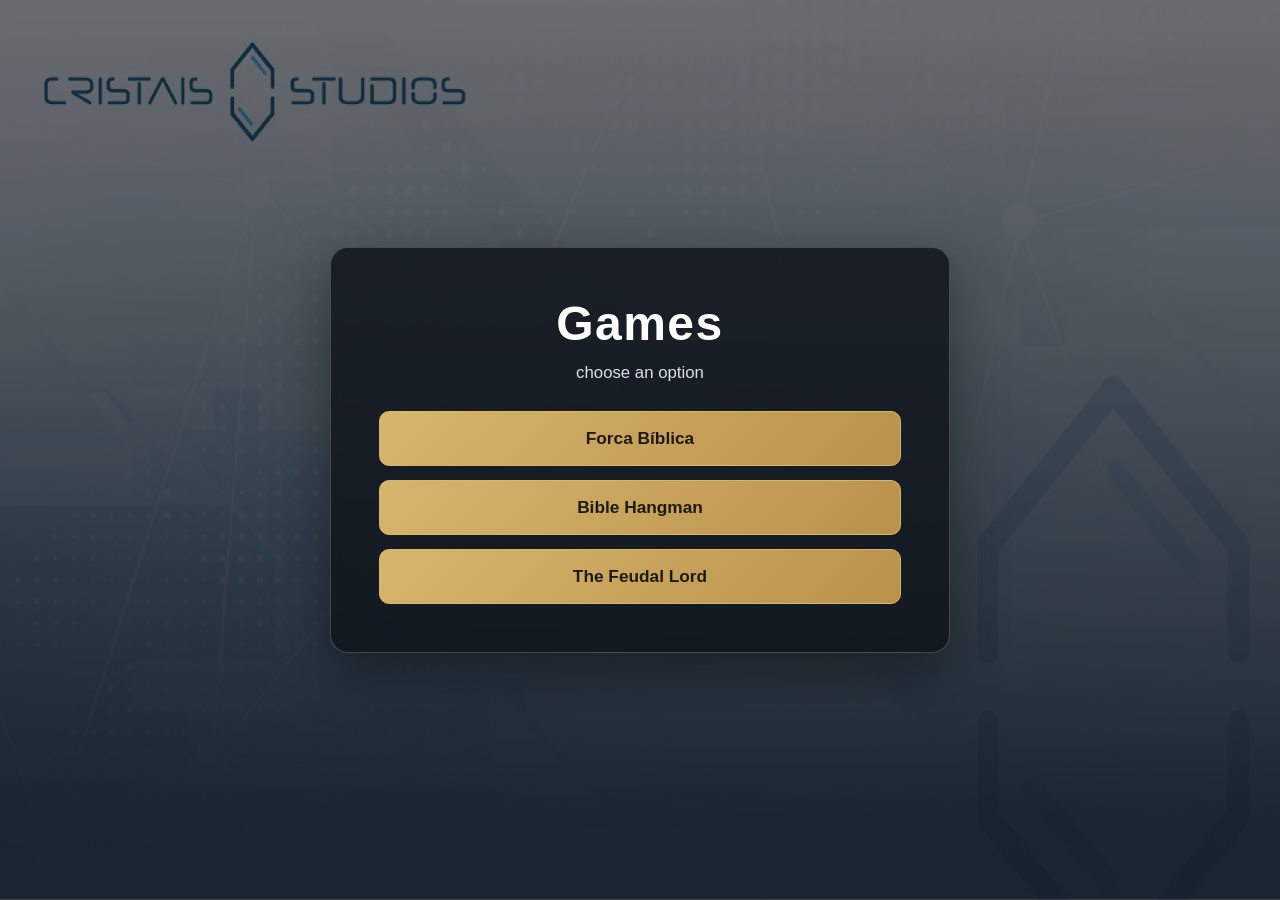
<file: index.html>
<!DOCTYPE html>
<html lang="pt-BR">
<head>
  <meta charset="UTF-8">
  <meta name="viewport" content="width=device-width, initial-scale=1.0">
  <title>Cristais Studios</title>
  <link rel="stylesheet" href="style.css">
</head>
<body class="home">
  <main class="menu-container">
    <h1>Games</h1>
    <p class="subtitle">choose an option</p>
    <nav class="menu" aria-label="Menu principal">
      <a href="forca-biblica.html">Forca Bíblica</a>
      <a href="bible-hangman.html">Bible Hangman</a>
      <a href="the-feudal-lord.html">The Feudal Lord</a>
    </nav>
  </main>
</body>
</html>
</file>
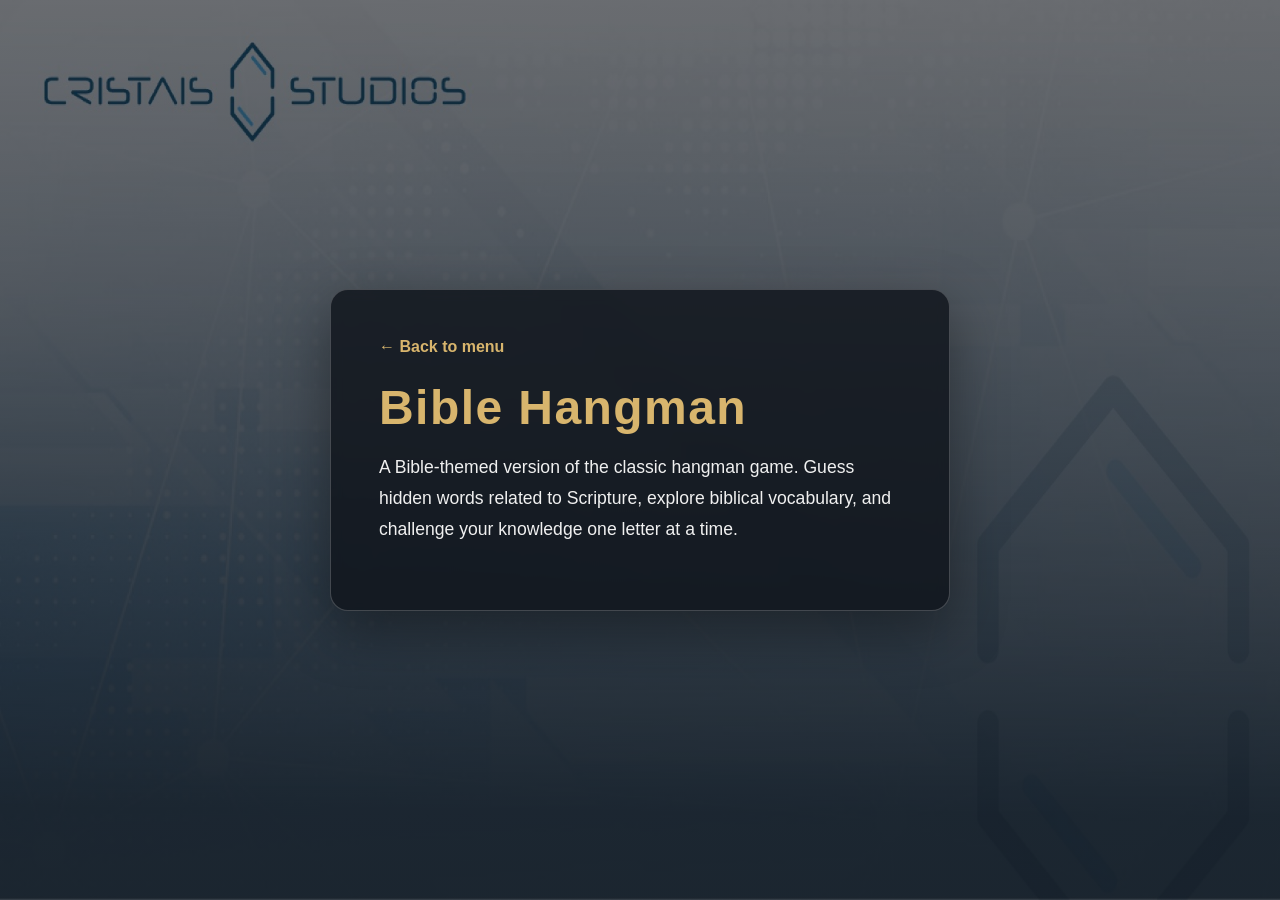
<file: bible-hangman.html>
<!DOCTYPE html>
<html lang="en">
<head>
  <meta charset="UTF-8">
  <meta name="viewport" content="width=device-width, initial-scale=1.0">
  <title>Bible Hangman</title>
  <link rel="stylesheet" href="style.css">
</head>
<body>
  <main class="content-card">
    <a class="back-link" href="index.html">← Back to menu</a>
    <h1>Bible Hangman</h1>
    <p>A Bible-themed version of the classic hangman game. Guess hidden words related to Scripture, explore biblical vocabulary, and challenge your knowledge one letter at a time.</p>
  </main>
</body>
</html>
</file>
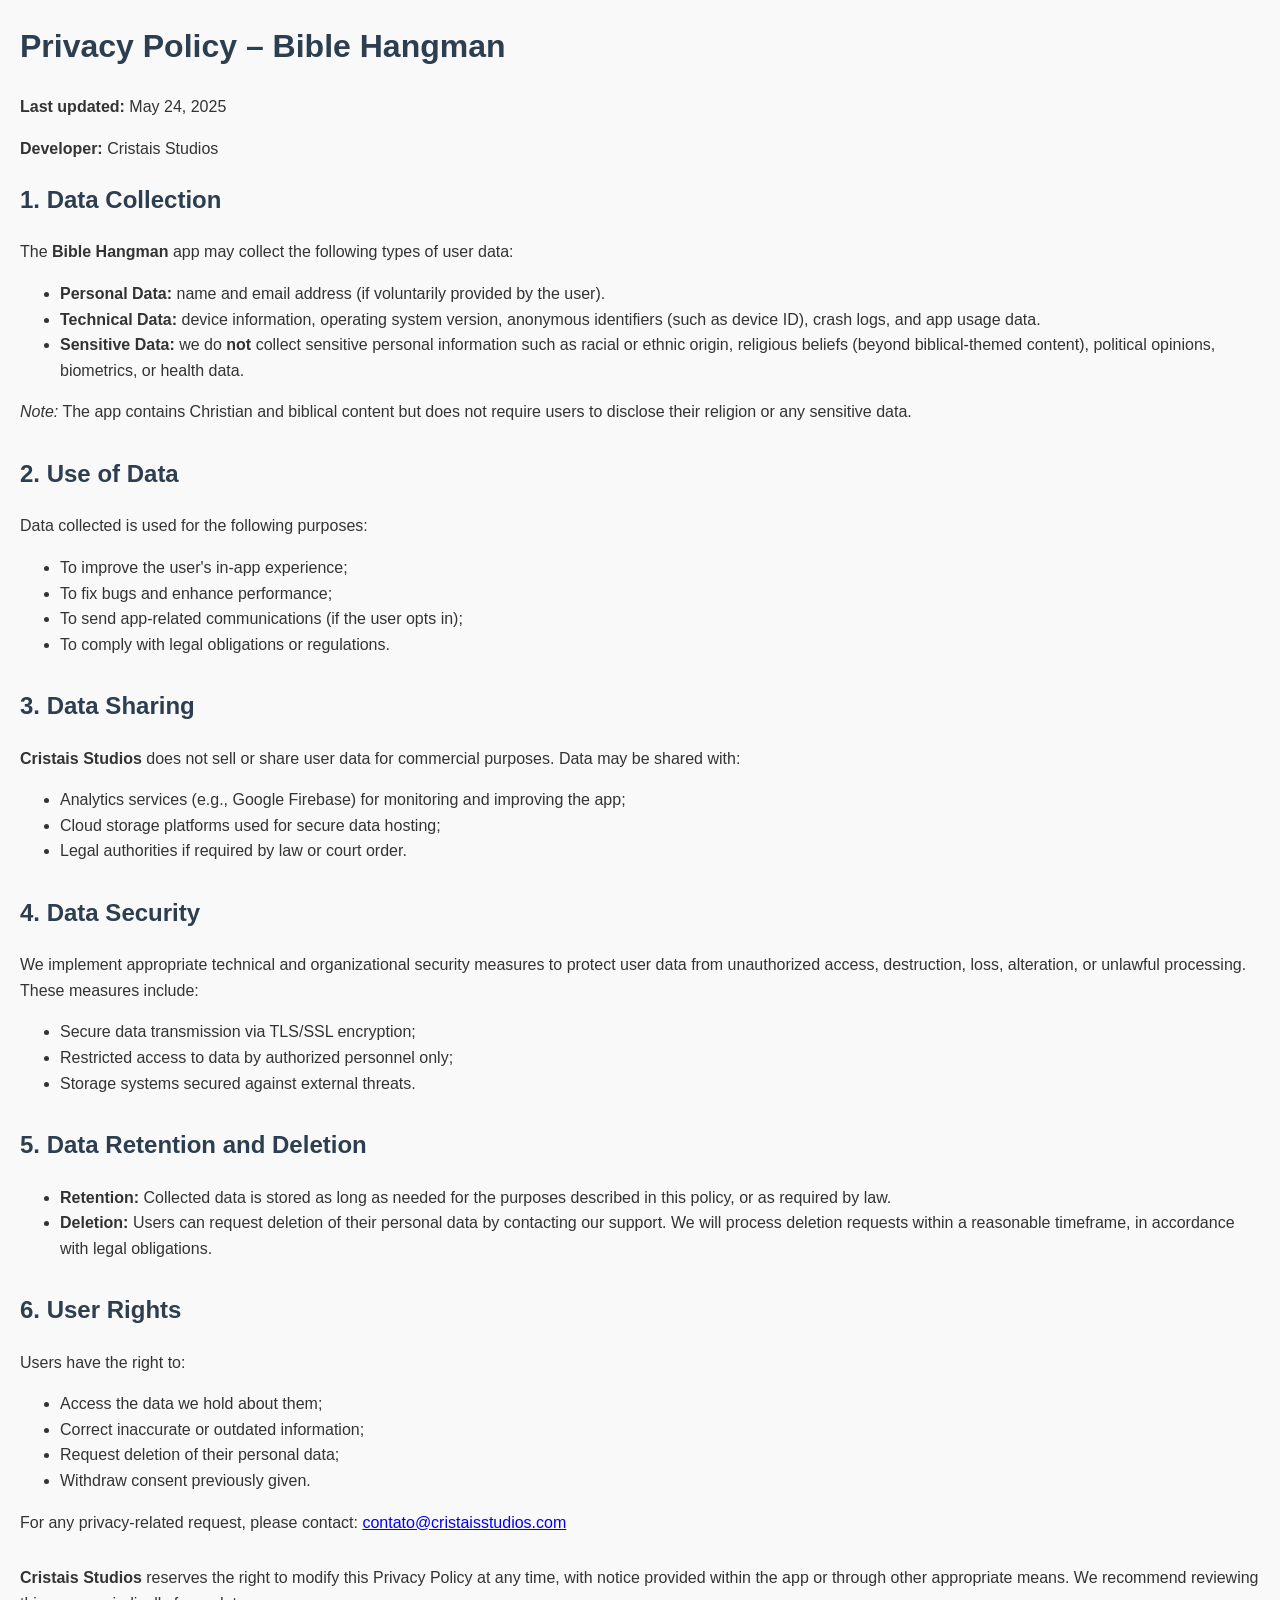
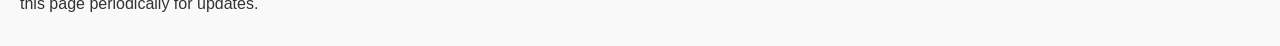
<file: BibleHangman-privacidade.html>
<!DOCTYPE html>
<html lang="en">
<head>
  <meta charset="UTF-8">
  <meta name="viewport" content="width=device-width, initial-scale=1.0">
  <title>Privacy Policy – Bible Hangman</title>
  <style>
    body {
      font-family: Arial, sans-serif;
      line-height: 1.6;
      margin: 20px;
      background-color: #f9f9f9;
      color: #333;
    }
    h1, h2 {
      color: #2c3e50;
    }
    section {
      margin-bottom: 30px;
    }
  </style>
</head>
<body>

  <h1>Privacy Policy – Bible Hangman</h1>
  <p><strong>Last updated:</strong> May 24, 2025</p>
  <p><strong>Developer:</strong> Cristais Studios</p>

  <section>
    <h2>1. Data Collection</h2>
    <p>The <strong>Bible Hangman</strong> app may collect the following types of user data:</p>
    <ul>
      <li><strong>Personal Data:</strong> name and email address (if voluntarily provided by the user).</li>
      <li><strong>Technical Data:</strong> device information, operating system version, anonymous identifiers (such as device ID), crash logs, and app usage data.</li>
      <li><strong>Sensitive Data:</strong> we do <strong>not</strong> collect sensitive personal information such as racial or ethnic origin, religious beliefs (beyond biblical-themed content), political opinions, biometrics, or health data.</li>
    </ul>
    <p><em>Note:</em> The app contains Christian and biblical content but does not require users to disclose their religion or any sensitive data.</p>
  </section>

  <section>
    <h2>2. Use of Data</h2>
    <p>Data collected is used for the following purposes:</p>
    <ul>
      <li>To improve the user's in-app experience;</li>
      <li>To fix bugs and enhance performance;</li>
      <li>To send app-related communications (if the user opts in);</li>
      <li>To comply with legal obligations or regulations.</li>
    </ul>
  </section>

  <section>
    <h2>3. Data Sharing</h2>
    <p><strong>Cristais Studios</strong> does not sell or share user data for commercial purposes. Data may be shared with:</p>
    <ul>
      <li>Analytics services (e.g., Google Firebase) for monitoring and improving the app;</li>
      <li>Cloud storage platforms used for secure data hosting;</li>
      <li>Legal authorities if required by law or court order.</li>
    </ul>
  </section>

  <section>
    <h2>4. Data Security</h2>
    <p>We implement appropriate technical and organizational security measures to protect user data from unauthorized access, destruction, loss, alteration, or unlawful processing. These measures include:</p>
    <ul>
      <li>Secure data transmission via TLS/SSL encryption;</li>
      <li>Restricted access to data by authorized personnel only;</li>
      <li>Storage systems secured against external threats.</li>
    </ul>
  </section>

  <section>
    <h2>5. Data Retention and Deletion</h2>
    <ul>
      <li><strong>Retention:</strong> Collected data is stored as long as needed for the purposes described in this policy, or as required by law.</li>
      <li><strong>Deletion:</strong> Users can request deletion of their personal data by contacting our support. We will process deletion requests within a reasonable timeframe, in accordance with legal obligations.</li>
    </ul>
  </section>

  <section>
    <h2>6. User Rights</h2>
    <p>Users have the right to:</p>
    <ul>
      <li>Access the data we hold about them;</li>
      <li>Correct inaccurate or outdated information;</li>
      <li>Request deletion of their personal data;</li>
      <li>Withdraw consent previously given.</li>
    </ul>
    <p>For any privacy-related request, please contact: <a href="mailto:contato@cristaisstudios.com">contato@cristaisstudios.com</a></p>
  </section>

  <section>
    <p><strong>Cristais Studios</strong> reserves the right to modify this Privacy Policy at any time, with notice provided within the app or through other appropriate means. We recommend reviewing this page periodically for updates.</p>
  </section>

</body>
</html>
</file>
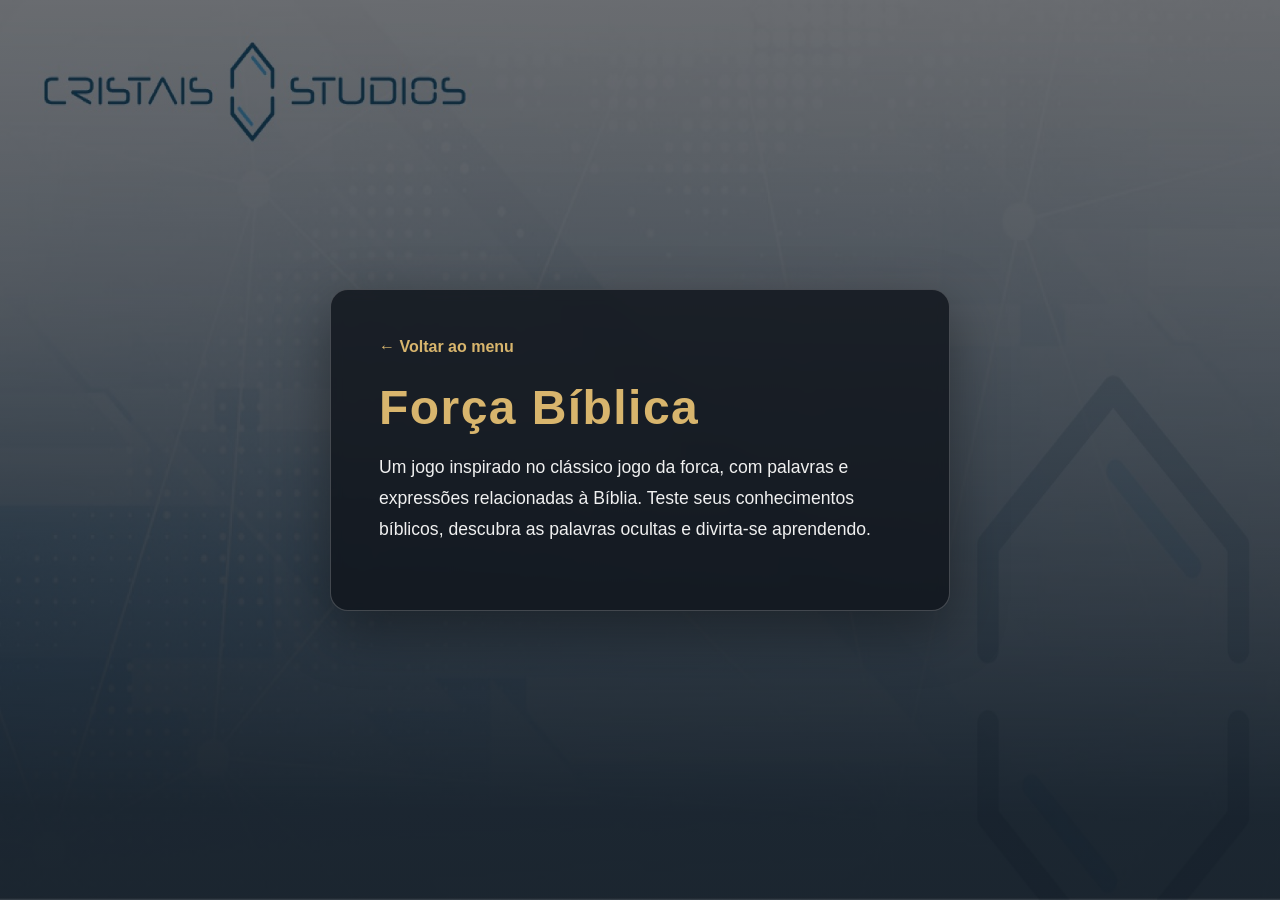
<file: forca-biblica.html>
<!DOCTYPE html>
<html lang="pt-BR">
<head>
  <meta charset="UTF-8">
  <meta name="viewport" content="width=device-width, initial-scale=1.0">
  <title>Forca Bíblica</title>
  <link rel="stylesheet" href="style.css">
</head>
<body>
  <main class="content-card">
    <a class="back-link" href="index.html">← Voltar ao menu</a>
    <h1>Força Bíblica</h1>
    <p>Um jogo inspirado no clássico jogo da forca, com palavras e expressões relacionadas à Bíblia. Teste seus conhecimentos bíblicos, descubra as palavras ocultas e divirta-se aprendendo.</p>
  </main>
</body>
</html>
</file>
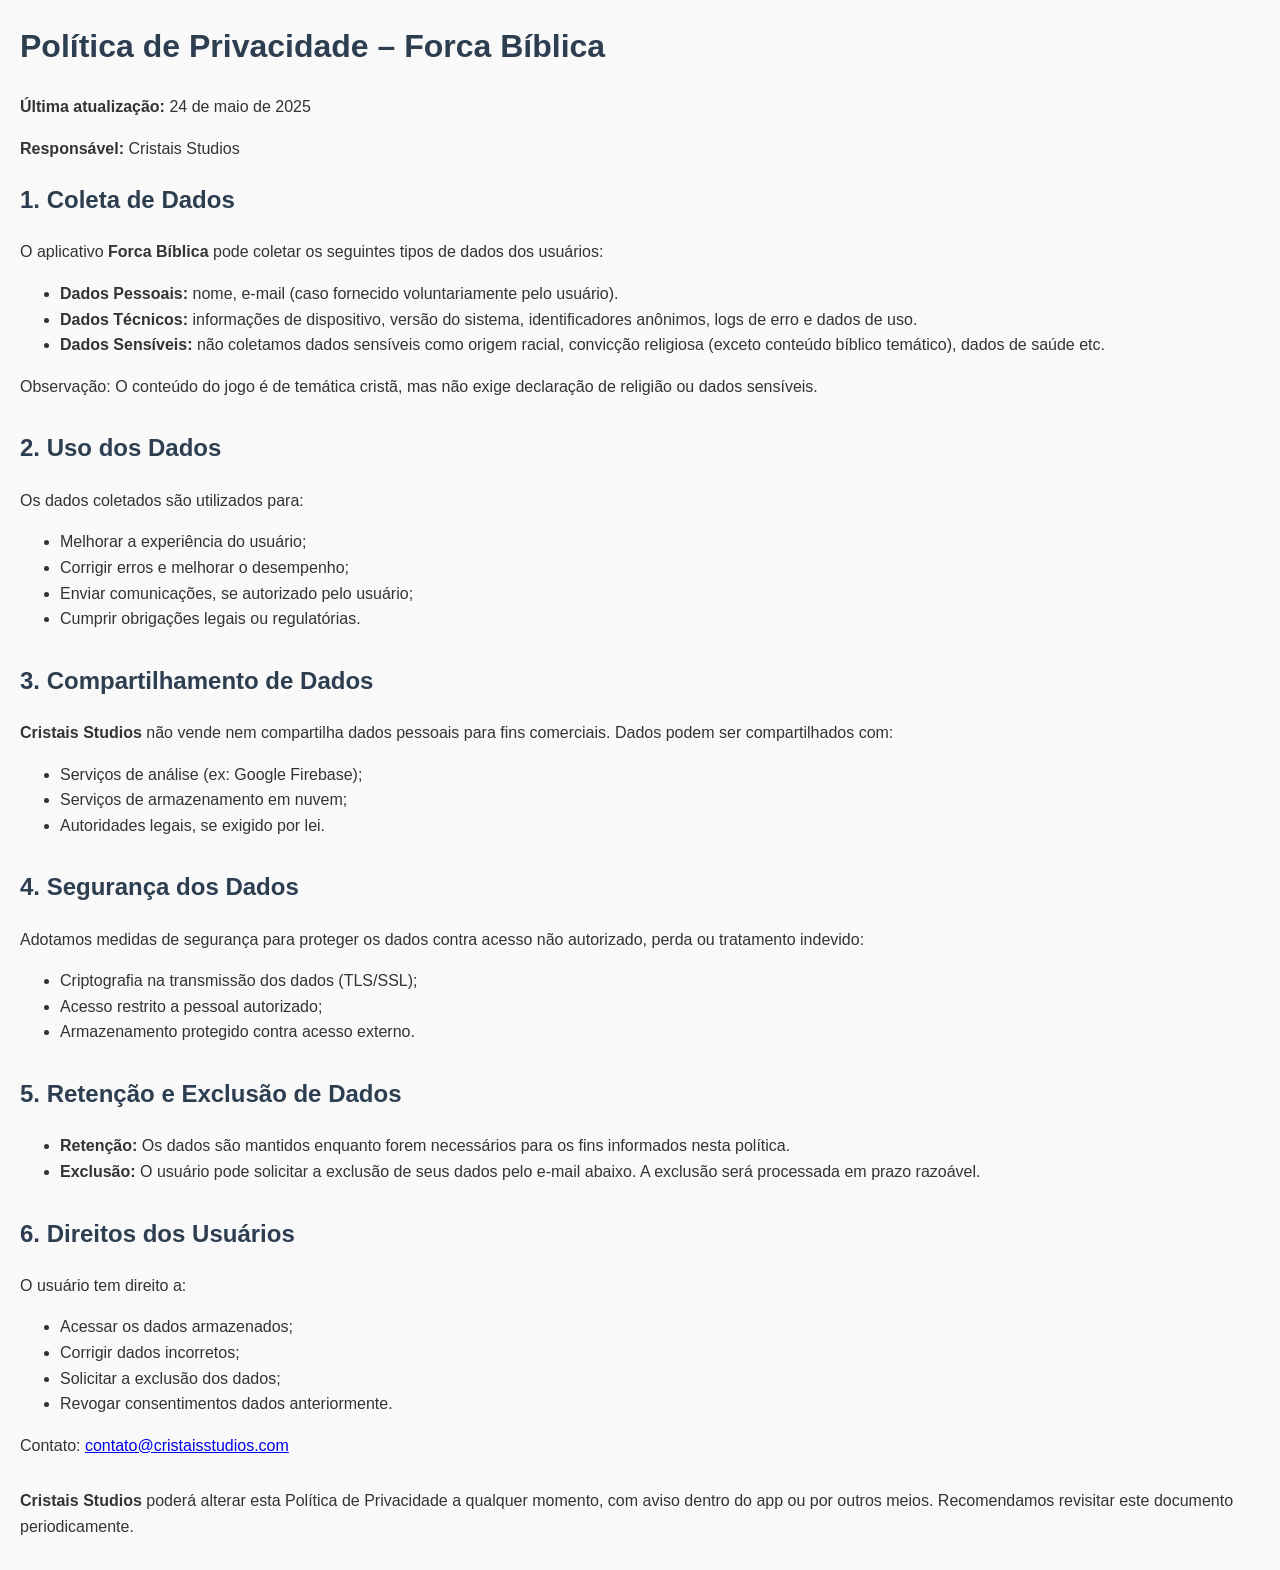
<file: politica-privacidade.html>
<!DOCTYPE html>
<html lang="pt-BR">
<head>
  <meta charset="UTF-8">
  <meta name="viewport" content="width=device-width, initial-scale=1.0">
  <title>Política de Privacidade – Forca Bíblica</title>
  <style>
    body {
      font-family: Arial, sans-serif;
      line-height: 1.6;
      margin: 20px;
      background-color: #f9f9f9;
      color: #333;
    }
    h1, h2 {
      color: #2c3e50;
    }
    section {
      margin-bottom: 30px;
    }
  </style>
</head>
<body>

  <h1>Política de Privacidade – Forca Bíblica</h1>
  <p><strong>Última atualização:</strong> 24 de maio de 2025</p>
  <p><strong>Responsável:</strong> Cristais Studios</p>

  <section>
    <h2>1. Coleta de Dados</h2>
    <p>O aplicativo <strong>Forca Bíblica</strong> pode coletar os seguintes tipos de dados dos usuários:</p>
    <ul>
      <li><strong>Dados Pessoais:</strong> nome, e-mail (caso fornecido voluntariamente pelo usuário).</li>
      <li><strong>Dados Técnicos:</strong> informações de dispositivo, versão do sistema, identificadores anônimos, logs de erro e dados de uso.</li>
      <li><strong>Dados Sensíveis:</strong> não coletamos dados sensíveis como origem racial, convicção religiosa (exceto conteúdo bíblico temático), dados de saúde etc.</li>
    </ul>
    <p>Observação: O conteúdo do jogo é de temática cristã, mas não exige declaração de religião ou dados sensíveis.</p>
  </section>

  <section>
    <h2>2. Uso dos Dados</h2>
    <p>Os dados coletados são utilizados para:</p>
    <ul>
      <li>Melhorar a experiência do usuário;</li>
      <li>Corrigir erros e melhorar o desempenho;</li>
      <li>Enviar comunicações, se autorizado pelo usuário;</li>
      <li>Cumprir obrigações legais ou regulatórias.</li>
    </ul>
  </section>

  <section>
    <h2>3. Compartilhamento de Dados</h2>
    <p><strong>Cristais Studios</strong> não vende nem compartilha dados pessoais para fins comerciais. Dados podem ser compartilhados com:</p>
    <ul>
      <li>Serviços de análise (ex: Google Firebase);</li>
      <li>Serviços de armazenamento em nuvem;</li>
      <li>Autoridades legais, se exigido por lei.</li>
    </ul>
  </section>

  <section>
    <h2>4. Segurança dos Dados</h2>
    <p>Adotamos medidas de segurança para proteger os dados contra acesso não autorizado, perda ou tratamento indevido:</p>
    <ul>
      <li>Criptografia na transmissão dos dados (TLS/SSL);</li>
      <li>Acesso restrito a pessoal autorizado;</li>
      <li>Armazenamento protegido contra acesso externo.</li>
    </ul>
  </section>

  <section>
    <h2>5. Retenção e Exclusão de Dados</h2>
    <ul>
      <li><strong>Retenção:</strong> Os dados são mantidos enquanto forem necessários para os fins informados nesta política.</li>
      <li><strong>Exclusão:</strong> O usuário pode solicitar a exclusão de seus dados pelo e-mail abaixo. A exclusão será processada em prazo razoável.</li>
    </ul>
  </section>

  <section>
    <h2>6. Direitos dos Usuários</h2>
    <p>O usuário tem direito a:</p>
    <ul>
      <li>Acessar os dados armazenados;</li>
      <li>Corrigir dados incorretos;</li>
      <li>Solicitar a exclusão dos dados;</li>
      <li>Revogar consentimentos dados anteriormente.</li>
    </ul>
    <p>Contato: <a href="mailto:contato@cristaisstudios.com">contato@cristaisstudios.com</a></p>
  </section>

  <section>
    <p><strong>Cristais Studios</strong> poderá alterar esta Política de Privacidade a qualquer momento, com aviso dentro do app ou por outros meios. Recomendamos revisitar este documento periodicamente.</p>
  </section>

</body>
</html>
</file>
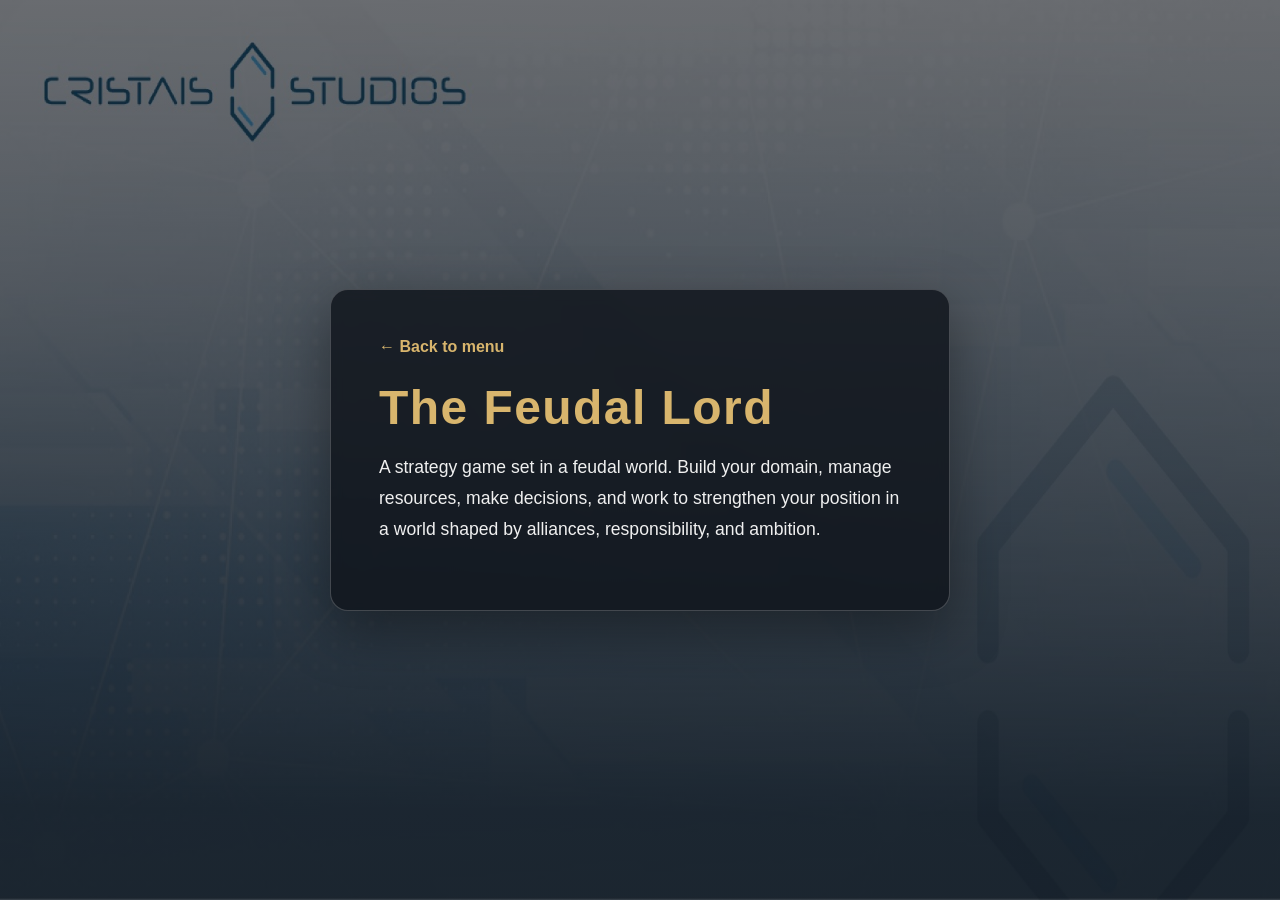
<file: the-feudal-lord.html>
<!DOCTYPE html>
<html lang="en">
<head>
  <meta charset="UTF-8">
  <meta name="viewport" content="width=device-width, initial-scale=1.0">
  <title>The Feudal Lord</title>
  <link rel="stylesheet" href="style.css">
</head>
<body>
  <main class="content-card">
    <a class="back-link" href="index.html">← Back to menu</a>
    <h1>The Feudal Lord</h1>
    <p>A strategy game set in a feudal world. Build your domain, manage resources, make decisions, and work to strengthen your position in a world shaped by alliances, responsibility, and ambition.</p>
  </main>
</body>
</html>
</file>
<file: style.css>
* {
  box-sizing: border-box;
}

:root {
  --panel: rgba(15, 20, 28, 0.82);
  --panel-border: rgba(255, 255, 255, 0.2);
  --text: #ffffff;
  --accent: #d8b56d;
  --accent-dark: #9d7937;
}

html, body {
  min-height: 100%;
  margin: 0;
}

body {
  min-height: 100vh;
  display: grid;
  place-items: center;
  padding: 2px;
  color: var(--text);
  font-family: Arial, Helvetica, sans-serif;
  background:
    linear-gradient(rgba(8, 12, 18, 0.58), rgba(8, 12, 18, 0.72)),
    url("fundo.png") center / 100% 100% fixed,
    #202630;
}

.menu-container,
.content-card {
  width: min(100%, 620px);
  padding: clamp(28px, 6vw, 48px);
  text-align: center;
  background: var(--panel);
  border: 1px solid var(--panel-border);
  border-radius: 18px;
  box-shadow: 0 18px 55px rgba(0, 0, 0, 0.38);
  backdrop-filter: blur(6px);
}

h1 {
  margin: 0 0 12px;
  font-size: clamp(2rem, 6vw, 3rem);
  letter-spacing: 0.03em;
}

.subtitle {
  margin: 0 0 28px;
  color: #e0e0e0;
  font-size: 1.05rem;
}

.menu {
  display: flex;
  flex-direction: column;
  gap: 14px;
}

.menu a {
  display: block;
  padding: 16px 20px;
  border: 1px solid var(--accent);
  border-radius: 10px;
  background: linear-gradient(135deg, var(--accent), #b9914b);
  color: #1c1a16;
  font-size: 1.08rem;
  font-weight: 700;
  text-decoration: none;
  transition: transform 160ms ease, filter 160ms ease;
}

.menu a:hover,
.menu a:focus-visible {
  transform: translateY(-2px);
  filter: brightness(1.12);
  outline: 2px solid white;
  outline-offset: 3px;
}

.content-card {
  text-align: left;
}

.content-card h1 {
  margin-top: 24px;
  color: var(--accent);
}

.content-card p {
  font-size: 1.1rem;
  line-height: 1.75;
  color: #f0f0f0;
}

.back-link {
  color: var(--accent);
  text-decoration: none;
  font-weight: 700;
}

.back-link:hover {
  text-decoration: underline;
}

@media (max-width: 480px) {
  body {
    padding: 14px;
    background-attachment: scroll;
  }
  .menu-container,
  .content-card {
    padding: 26px 20px;
  }
}
</file>
